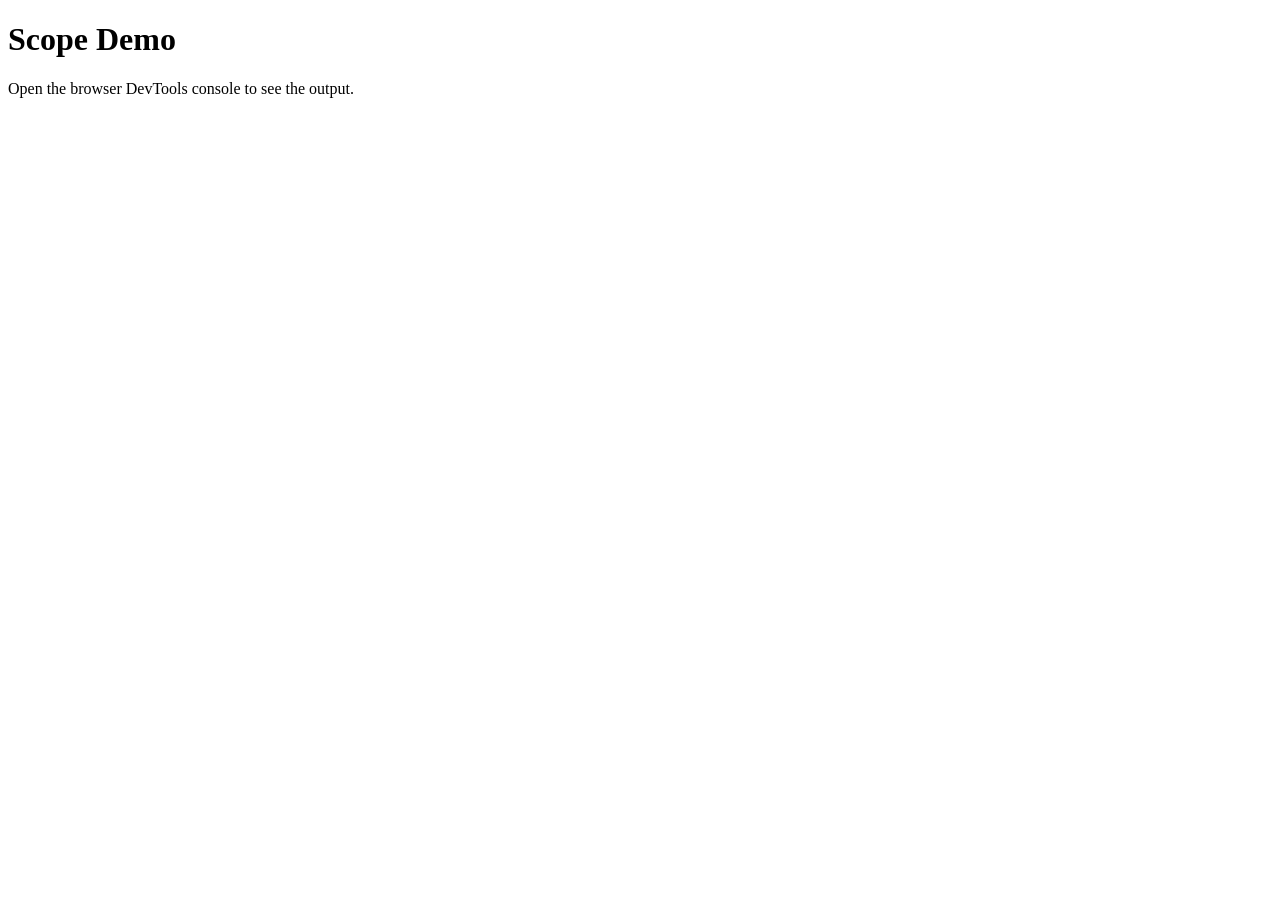
<file: lecture-4/index.html>
<!DOCTYPE html>
<html lang="en">
<head>
  <meta charset="UTF-8">
  <title>Scope Demo</title>
</head>
<body>
  <h1>Scope Demo</h1>
  <p>Open the browser DevTools console to see the output.</p>
  <!-- <script src="scope.js"></script> -->
  <script src="object.js"></script>
</body>
</html>
</file>
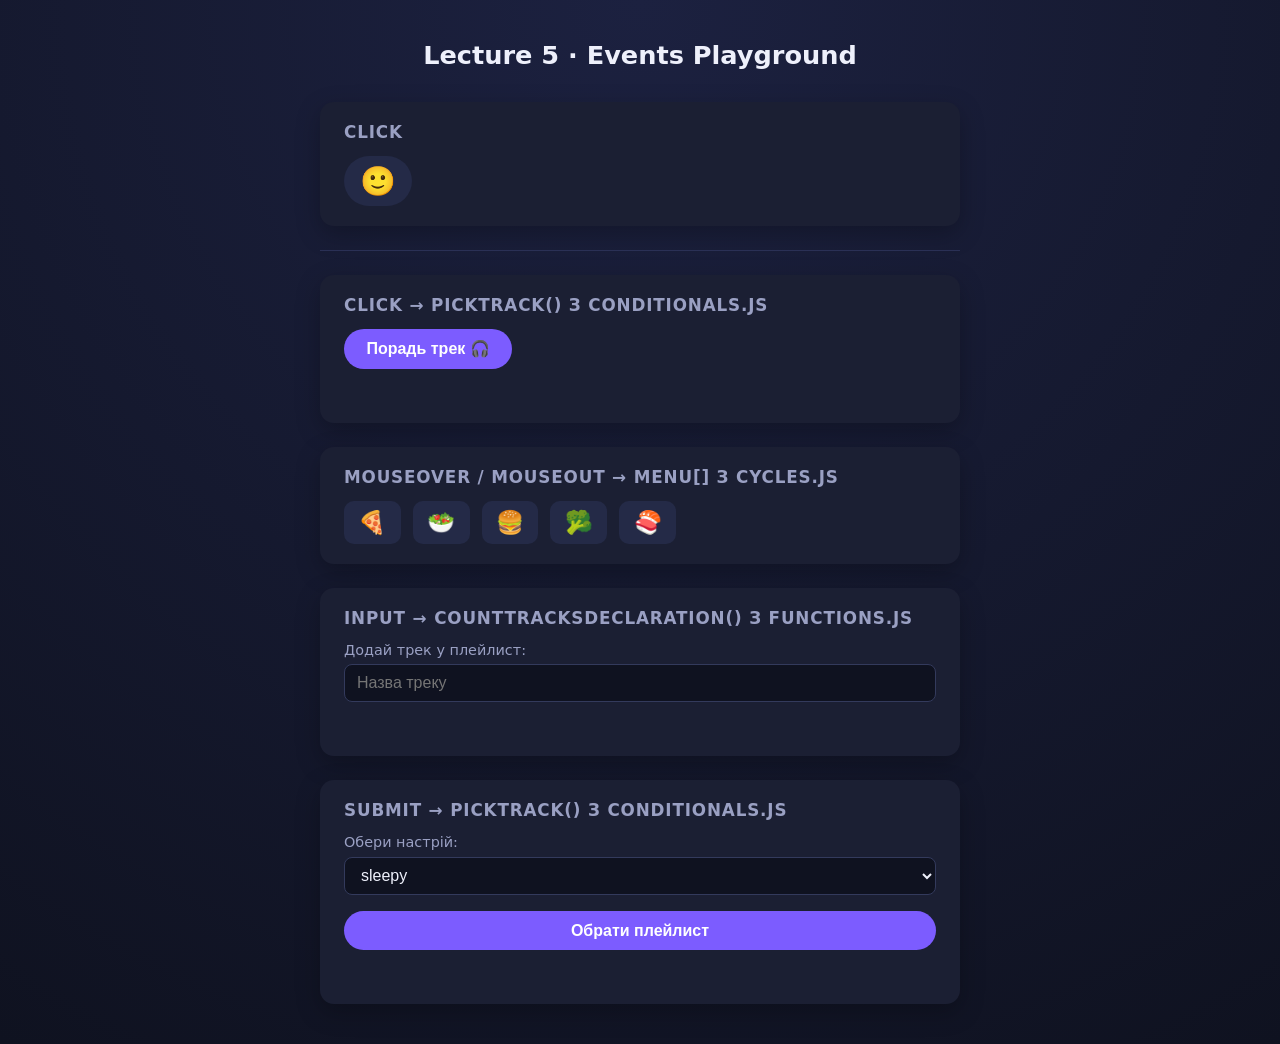
<file: lecture-5/index.html>
<!DOCTYPE html>
<html lang="en">

<head>
  <meta charset="UTF-8">
  <title>Lecture 5 - Conditionals</title>
  <link rel="stylesheet" href="style.css">
</head>

<body>
  <main>
    <h1>Lecture 5 · Events Playground</h1>

    <section>
      <h2>Click</h2>
      <button id="moodBtn">🙂</button>
    </section>

    <hr>

    <section>
      <h2>Click → pickTrack() з conditionals.js</h2>
      <button id="trackBtn">Порадь трек 🎧</button>
      <p id="trackResult"></p>
    </section>

    <section>
      <h2>Mouseover / mouseout → menu[] з cycles.js</h2>
      <ul id="dishesList"></ul>
    </section>

    <section>
      <h2>Input → countTracksDeclaration() з functions.js</h2>
      <label>
        Додай трек у плейлист:
        <input id="trackInput" type="text" placeholder="Назва треку">
      </label>
      <p id="trackCount"></p>
    </section>

    <section>
      <h2>Submit → pickTrack() з conditionals.js</h2>
      <form id="moodForm">
        <label>
          Обери настрій:
          <select id="moodSelect">
            <option value="happy">happy</option>
            <option value="sleepy" selected>sleepy</option>
            <option value="dreamy">dreamy</option>
            <option value="active">active</option>
          </select>
        </label>
        <button type="submit">Обрати плейлист</button>
      </form>
      <p id="moodResult"></p>
    </section>
  </main>

  <script src="conditionals.js"></script>
  <script src="cycles.js"></script>
  <script src="functions.js"></script>

  <script>
    document.getElementById("moodBtn").onclick = function() {
      this.textContent = this.textContent === "🙂" ? "😡" : "🙂";
    };

    // click → викликаємо функцію pickTrack() з conditionals.js
    document.getElementById("trackBtn").addEventListener("click", function () {
      const track = pickTrack({
        batteryLevel, isCharging, dataConnection,
        userAge, hour, friendsOnline, isWeekend, mood,
      });
      document.getElementById("trackResult").textContent = track;
    });

    // mouseover / mouseout → перебираємо menu[] з cycles.js методом forEach
    const dishesList = document.getElementById("dishesList");
    menu.forEach((dish) => {
      const li = document.createElement("li");
      li.textContent = dish;
      li.addEventListener("mouseover", () => (li.style.fontSize = "2rem"));
      li.addEventListener("mouseout", () => (li.style.fontSize = ""));
      dishesList.appendChild(li);
    });

    // input → на кожне натискання клавіші рахуємо довжину плейлиста
    // countTracksDeclaration() визначена в functions.js
    document.getElementById("trackInput").addEventListener("input", (event) => {
      const preview = [...playlist, event.target.value].filter(Boolean);
      document.getElementById("trackCount").textContent =
        `Треків буде: ${countTracksDeclaration(preview)}`;
    });

    // submit → зупиняємо перезавантаження сторінки й викликаємо selectTrack()
    // з обраним у формі настроєм замість глобального mood
    document.getElementById("moodForm").addEventListener("submit", (event) => {
      event.preventDefault();
      const selectedMood = document.getElementById("moodSelect").value;
      const track = selectTrack(selectedMood);
      document.getElementById("moodResult").textContent = track;
    });
  </script>
</body>

</html>
</file>
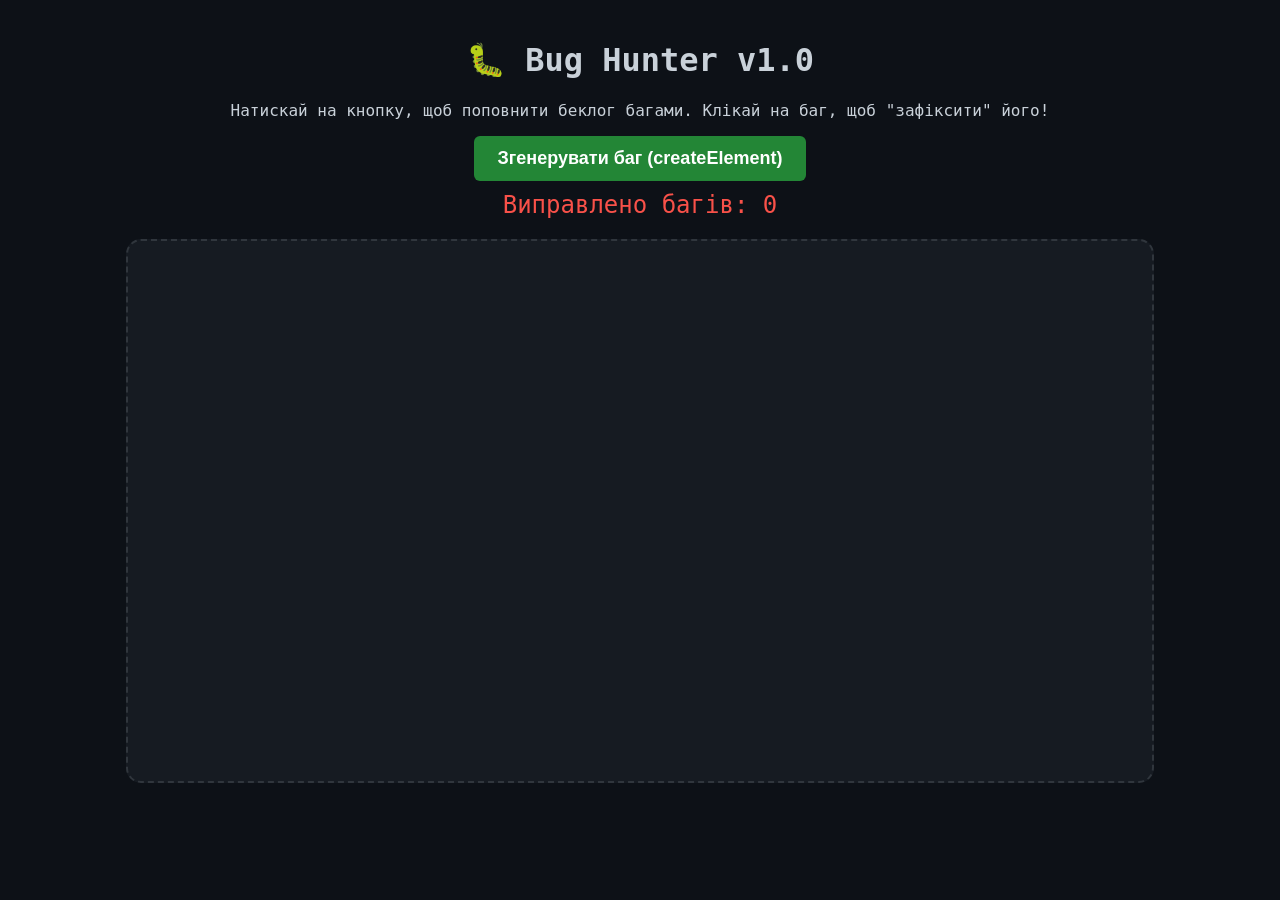
<file: lecture-8/bugs.html>
<!DOCTYPE html>
<html lang="uk">

<head>
  <meta charset="UTF-8">
  <title>Bug Hunter: DOM Edition</title>
  <style>
    body {
      font-family: 'Consolas', monospace;
      background-color: #0d1117;
      color: #c9d1d9;
      display: flex;
      flex-direction: column;
      align-items: center;
      margin: 0;
      overflow: hidden;
      /* Щоб баги не створювали прокрутку */
    }

    .header {
      text-align: center;
      padding: 20px;
      z-index: 10;
    }

    #game-board {
      position: relative;
      width: 80vw;
      height: 60vh;
      border: 2px dashed #30363d;
      border-radius: 15px;
      background: #161b22;
      overflow: hidden;
    }

    .bug {
      position: absolute;
      font-size: 40px;
      cursor: pointer;
      user-select: none;
      transition: transform 0.2s;
      filter: drop-shadow(0 0 10px rgba(255, 0, 0, 0.5));
    }

    .bug:hover {
      transform: scale(1.2) rotate(10deg);
    }

    button {
      background-color: #238636;
      color: white;
      border: none;
      padding: 12px 24px;
      font-size: 18px;
      border-radius: 6px;
      cursor: pointer;
      font-weight: bold;
      transition: 0.3s;
    }

    button:hover {
      background-color: #2ea043;
    }

    .counter {
      font-size: 24px;
      color: #f85149;
      margin-top: 10px;
    }
  </style>
</head>

<body>
  <div class="header">
    <h1>🐛 Bug Hunter v1.0</h1>
    <p>Натискай на кнопку, щоб поповнити беклог багами. Клікай на баг, щоб "зафіксити" його!</p>
    <button id="spawn-bug">Згенерувати баг (createElement)</button>
    <div class="counter">Виправлено багів: <span id="score">0</span></div>
  </div>

  <div id="game-board">
  </div>

  <script>
    const bugTypes = ["🐛", "🪲", "🐞", "👾", "🪳", "🕷️"];
    let score = 0;

    const spawnBtn = document.getElementById('spawn-bug');
    const gameBoard = document.getElementById('game-board');
    const scoreDisplay = document.getElementById('score');

    console.dir(spawnBtn);

    spawnBtn.addEventListener('click', function () {
      // 1. Обираємо випадковий тип багу
      const randomIcon = bugTypes[Math.floor(Math.random() * bugTypes.length)];

      // 2. Створюємо новий елемент (createElement)
      const bug = document.createElement('div');
      bug.classList.add('bug');
      bug.textContent = randomIcon;

      // 3. Генеруємо випадкові координати всередині контейнера
      const x = Math.random() * (gameBoard.clientWidth - 50);
      const y = Math.random() * (gameBoard.clientHeight - 50);

      bug.style.left = `${x}px`;
      bug.style.top = `${y}px`;

      // 4. Додаємо баг на ігрове поле (appendChild)
      gameBoard.appendChild(bug);

      // 5. Обробка "фіксу" багу (видалення)
      bug.addEventListener('click', function () {
        // Видаляємо елемент (remove)
        bug.remove();

        // Оновлюємо лічильник
        score++;
        scoreDisplay.textContent = score;

        // Додамо трохи драйву: якщо багів нуль, міняємо колір лічильника
        if (gameBoard.children.length === 0) {
          scoreDisplay.style.color = "#7ee787";
        }
      });
    });
  </script>
</body>

</html>
</file>
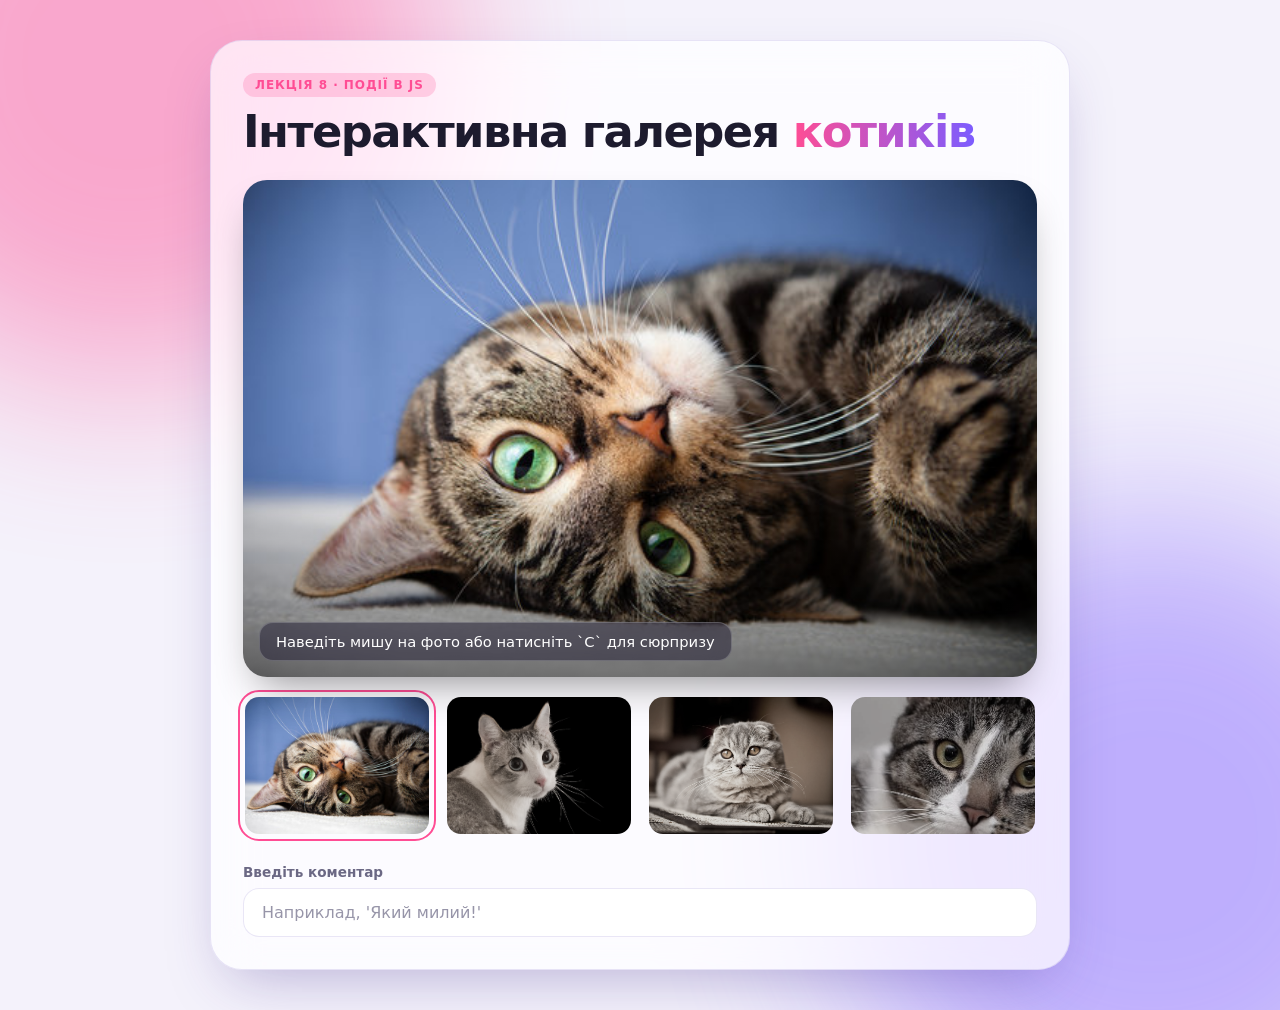
<file: lecture-8/cats-gallery.html>
<!DOCTYPE html>
<html lang="uk">

<head>
  <meta charset="UTF-8">
  <meta name="viewport" content="width=device-width, initial-scale=1">
  <title>Галерея Котиків</title>
  <style>
    :root {
      --bg: #f4f2fb;
      --surface: rgba(255, 255, 255, 0.72);
      --surface-solid: #ffffff;
      --border: rgba(120, 100, 200, 0.16);
      --text: #1d1b2e;
      --muted: #6b6884;
      --accent: #ff4d94;
      --accent-2: #7c5cff;
      --accent-soft: rgba(255, 77, 148, 0.22);
      --shadow: 0 24px 60px -20px rgba(60, 40, 140, 0.35);
    }

    @media (prefers-color-scheme: dark) {
      :root {
        --bg: #0f0d1a;
        --surface: rgba(30, 27, 48, 0.7);
        --surface-solid: #1c1930;
        --border: rgba(255, 255, 255, 0.09);
        --text: #f1effa;
        --muted: #a29fbd;
        --accent-soft: rgba(255, 77, 148, 0.3);
        --shadow: 0 24px 60px -20px rgba(0, 0, 0, 0.7);
      }
    }

    * {
      box-sizing: border-box;
    }

    body {
      position: relative;
      margin: 0;
      min-height: 100vh;
      display: grid;
      place-items: center;
      padding: 40px 16px;
      font-family: 'Inter', system-ui, -apple-system, 'Segoe UI', sans-serif;
      color: var(--text);
      background: var(--bg);
      overflow-x: hidden;
      transition: background 0.6s ease;
    }

    /* Світлові плями на фоні */
    body::before,
    body::after {
      content: '';
      position: fixed;
      z-index: -1;
      width: 50vmax;
      height: 50vmax;
      border-radius: 50%;
      filter: blur(90px);
      opacity: 0.45;
      pointer-events: none;
    }

    body::before {
      top: -20vmax;
      left: -15vmax;
      background: var(--accent);
    }

    body::after {
      right: -15vmax;
      bottom: -20vmax;
      background: var(--accent-2);
    }

    .gallery-container {
      width: 100%;
      max-width: 860px;
      padding: 32px;
      background: var(--surface);
      backdrop-filter: blur(24px) saturate(160%);
      -webkit-backdrop-filter: blur(24px) saturate(160%);
      border: 1px solid var(--border);
      border-radius: 32px;
      box-shadow: var(--shadow);
    }

    header {
      margin-bottom: 24px;
    }

    .eyebrow {
      display: inline-block;
      margin-bottom: 10px;
      padding: 5px 12px;
      font-size: 0.75rem;
      font-weight: 600;
      letter-spacing: 0.08em;
      text-transform: uppercase;
      color: var(--accent);
      background: var(--accent-soft);
      border-radius: 999px;
    }

    h1 {
      margin: 0;
      font-size: clamp(1.8rem, 5vw, 2.8rem);
      line-height: 1.1;
      font-weight: 800;
      letter-spacing: -0.035em;
    }

    h1 span {
      background: linear-gradient(90deg, var(--accent), var(--accent-2));
      -webkit-background-clip: text;
      background-clip: text;
      color: transparent;
    }

    /* Головне фото з підписом поверх */
    .photo-frame {
      position: relative;
      overflow: hidden;
      border-radius: 24px;
      box-shadow: 0 20px 40px -16px rgba(0, 0, 0, 0.45);
    }

    #main-photo {
      display: block;
      width: 100%;
      aspect-ratio: 16 / 10;
      object-fit: cover;
      background: linear-gradient(135deg, var(--accent-soft), var(--surface-solid));
      transition: transform 0.7s cubic-bezier(0.2, 0.7, 0.2, 1);
    }

    #main-photo:hover {
      transform: scale(1.05);
      /* Ефект при наведенні */
    }

    .photo-frame::after {
      content: '';
      position: absolute;
      inset: auto 0 0 0;
      height: 40%;
      background: linear-gradient(to top, rgba(0, 0, 0, 0.55), transparent);
      pointer-events: none;
    }

    #log {
      position: absolute;
      z-index: 1;
      left: 16px;
      bottom: 16px;
      max-width: calc(100% - 32px);
      margin: 0;
      padding: 10px 16px;
      font-size: 0.92rem;
      font-weight: 500;
      color: #fff;
      background: rgba(20, 16, 40, 0.45);
      backdrop-filter: blur(12px);
      -webkit-backdrop-filter: blur(12px);
      border: 1px solid rgba(255, 255, 255, 0.2);
      border-radius: 14px;
      pointer-events: none;
    }

    /* Мініатюри */
    .thumbnails {
      display: grid;
      grid-template-columns: repeat(4, 1fr);
      gap: 14px;
      margin-top: 18px;
    }

    .thumb {
      width: 100%;
      aspect-ratio: 4 / 3;
      object-fit: cover;
      border-radius: 16px;
      cursor: pointer;
      border: 2px solid transparent;
      outline: 2px solid transparent;
      outline-offset: 3px;
      filter: grayscale(0.6) brightness(0.9);
      transition: transform 0.25s ease, filter 0.25s ease, outline-color 0.25s ease;
    }

    .thumb:hover {
      transform: translateY(-4px) scale(1.03);
      filter: none;
    }

    .thumb.active {
      filter: none;
      outline-color: var(--accent);
    }

    /* Поле вводу */
    .controls {
      display: flex;
      flex-direction: column;
      gap: 8px;
      margin-top: 28px;
    }

    label {
      font-size: 0.85rem;
      font-weight: 600;
      color: var(--muted);
    }

    input {
      width: 100%;
      padding: 14px 18px;
      font: inherit;
      font-size: 16px;
      color: var(--text);
      background: var(--surface-solid);
      border: 1px solid var(--border);
      border-radius: 16px;
      outline: none;
      transition: border-color 0.2s ease, box-shadow 0.2s ease;
    }

    input::placeholder {
      color: var(--muted);
      opacity: 0.7;
    }

    input:focus {
      border-color: var(--accent);
      box-shadow: 0 0 0 4px var(--accent-soft);
    }

    @media (max-width: 560px) {
      .gallery-container {
        padding: 18px;
        border-radius: 24px;
      }

      .thumbnails {
        gap: 8px;
      }

      .thumb {
        border-radius: 10px;
      }

      #log {
        left: 10px;
        bottom: 10px;
        max-width: calc(100% - 20px);
        font-size: 0.8rem;
      }
    }

    @media (prefers-reduced-motion: reduce) {
      * {
        transition: none !important;
      }
    }
  </style>
</head>

<body>

  <div class="gallery-container">
    <header>
      <span class="eyebrow">Лекція 8 · Події в JS</span>
      <h1>Інтерактивна галерея <span>котиків</span></h1>
    </header>

    <div class="photo-frame">
      <img id="main-photo" src="images/cat-1.jpg" alt="Велике фото котика">
      <p id="log">Наведіть мишу на фото або натисніть `C` для сюрпризу</p>
    </div>

    <div class="thumbnails">
      <img class="thumb active" src="images/cat-1.jpg" alt="Котик 1">
      <img class="thumb" src="images/cat-2.avif" alt="Котик 2">
      <img class="thumb" src="images/cat-3.webp" alt="Котик 3">
      <img class="thumb" src="images/cat-4.jpeg" alt="Котик 4">
    </div>

    <div class="controls">
      <label for="cat-name">Введіть коментар</label>
      <input type="text" id="cat-name" placeholder="Наприклад, 'Який милий!'">
    </div>
  </div>

  <script>
    const mainPhoto = document.querySelector('#main-photo');
    const thumbnails = document.querySelectorAll('.thumb');
    const log = document.querySelector('#log');
    const input = document.querySelector('#cat-name');

    // --- Демо 1: Подія 'click' на мініатюрах ---
    thumbnails.forEach(thumb => {
      thumb.addEventListener('click', function (event) {
        // event.target - це саме той елемент, на який клікнули
        const clickedThumb = event.target;

        // Міняємо головне фото
        mainPhoto.src = clickedThumb.src;
        log.textContent = `Ви обрали фото: ${clickedThumb.alt}`;

        // Оновлюємо активний клас
        document.querySelector('.thumb.active').classList.remove('active');
        clickedThumb.classList.add('active');
      });
    });

    // --- Демо 2: Події 'mouseover' та 'mouseout' на головному фото ---
    mainPhoto.addEventListener('mouseover', function () {
      log.textContent = 'О, ви розглядаєте цього красеня ближче!';
    });

    mainPhoto.addEventListener('mouseout', function () {
      log.textContent = 'Наведіть мишу на фото або натисніть `C` для сюрпризу';
    });

    // --- Демо 3: Подія 'keydown' на всій сторінці ---
    document.addEventListener('keydown', function (event) {
      // event.key містить назву натиснутої клавіші
      if (event.key.toLowerCase() === 'c') {
        document.body.style.background = `hsl(${Math.random() * 360}, 100%, 90%)`;
        log.textContent = 'Вау! Ви знайшли пасхалку і змінили колір фону!';
      }
    });

    // --- Демо 4: Подія 'input' на полі вводу ---
    input.addEventListener('input', function (event) {
      // event.target.value містить поточний текст у полі
      console.log(`Користувач друкує: ${event.target.value}`);
      if (event.target.value) {
        log.textContent = `Ваш коментар: "${event.target.value}"`;
      }
    });

  </script>
</body>

</html>
</file>
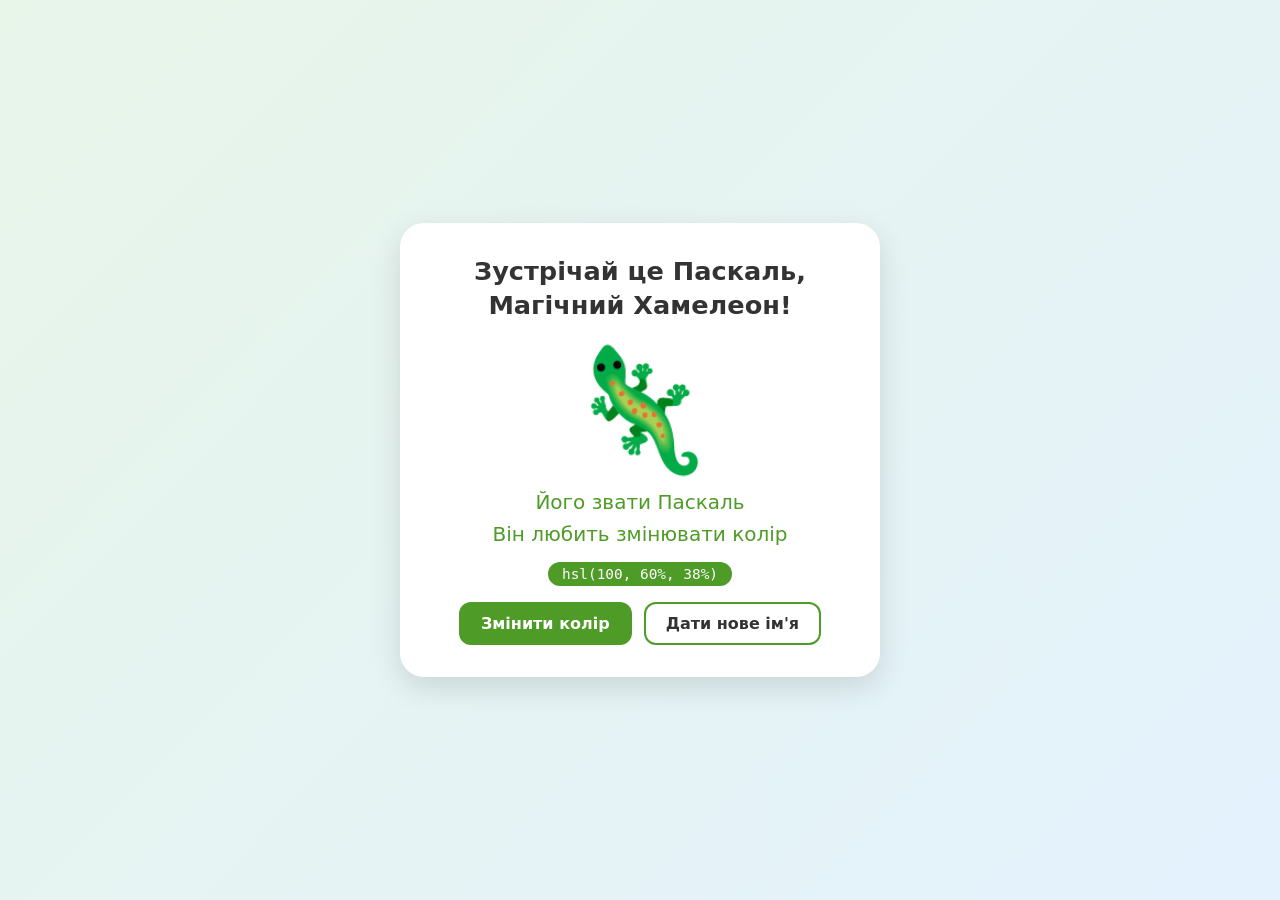
<file: lecture-8/chameleon.html>
<!DOCTYPE html>
<html lang="uk">

<head>
  <meta charset="UTF-8">
  <meta name="viewport" content="width=device-width, initial-scale=1.0">
  <title>Магічний Хамелеон</title>
  <style>
    :root {
      --accent: hsl(100, 60%, 38%);
    }

    * {
      box-sizing: border-box;
    }

    body {
      margin: 0;
      min-height: 100vh;
      display: flex;
      align-items: center;
      justify-content: center;
      padding: 16px;
      font-family: system-ui, -apple-system, "Segoe UI", sans-serif;
      background: linear-gradient(135deg, #e8f5e9, #e3f2fd);
    }

    .card {
      width: 100%;
      max-width: 480px;
      padding: 32px 24px;
      text-align: center;
      background: #fff;
      border-radius: 24px;
      box-shadow: 0 10px 30px rgba(0, 0, 0, 0.12);
    }

    h1 {
      margin: 0 0 16px;
      font-size: 1.6rem;
      line-height: 1.3;
      color: #333;
    }

    #chameleon {
      display: inline-block;
      font-size: 120px;
      line-height: 1.2;
      cursor: pointer;
      user-select: none;
      transition: transform 0.3s, filter 0.5s;
    }

    #chameleon:hover {
      transform: scale(1.2) rotate(-5deg);
    }

    #chameleon:focus-visible {
      outline: 3px solid var(--accent);
      outline-offset: 8px;
      border-radius: 16px;
    }

    .chameleon-info {
      margin: 8px 0;
      font-size: 1.25rem;
      color: var(--accent);
      transition: color 0.5s;
    }

    .color-badge {
      display: inline-block;
      margin: 8px 0 16px;
      padding: 4px 14px;
      font-family: ui-monospace, Menlo, Consolas, monospace;
      font-size: 0.9rem;
      color: #fff;
      background: var(--accent);
      border-radius: 999px;
      transition: background 0.5s;
    }

    .buttons {
      display: flex;
      flex-wrap: wrap;
      gap: 12px;
      justify-content: center;
    }

    button {
      padding: 12px 22px;
      font: inherit;
      font-size: 1rem;
      font-weight: 600;
      color: #fff;
      background: var(--accent);
      border: none;
      border-radius: 12px;
      cursor: pointer;
      transition: background 0.5s, transform 0.15s, box-shadow 0.15s;
    }

    button:hover {
      transform: translateY(-2px);
      box-shadow: 0 4px 12px rgba(0, 0, 0, 0.2);
    }

    button:active {
      transform: translateY(0);
      box-shadow: none;
    }

    button:focus-visible {
      outline: 3px solid #333;
      outline-offset: 2px;
    }

    button.secondary {
      background: #fff;
      color: #333;
      box-shadow: inset 0 0 0 2px var(--accent);
    }

    @media (prefers-reduced-motion: reduce) {
      * {
        transition: none !important;
      }
    }
  </style>
</head>

<body>

  <main class="card">
    <h1>Зустрічай це <span class="chameleon-name">Паскаль</span>, Магічний Хамелеон!</h1>

    <div id="chameleon" role="button" tabindex="0" aria-label="Змінити колір хамелеона">🦎</div>
    <p class="chameleon-info">Його звати <span class="chameleon-name">Паскаль</span></p>
    <p class="chameleon-info">Він любить змінювати колір</p>
    <span id="color-code" class="color-badge">hsl(100, 60%, 38%)</span>

    <div class="buttons">
      <button id="color-button" type="button">Змінити колір</button>
      <button id="name-button" type="button" class="secondary">Дати нове ім'я</button>
    </div>
  </main>

  <script>
    // --- Демонстрація 1: Пошук елементів ---

    // Знаходимо елементи за їх ID
    const chameleonElement = document.getElementById('chameleon');
    const colorCodeElement = document.getElementById('color-code');
    const colorButton = document.getElementById('color-button');
    const nameButton = document.getElementById('name-button');
    const nameElements = document.querySelectorAll('.chameleon-name');

    // Знаходимо ВСІ елементи за класом
    const infoElements = document.getElementsByClassName('chameleon-info');
    console.log('Знайдені елементи з класом "chameleon-info":', infoElements);


    // --- Демонстрація 2: Зміна контенту та стилів ---

    // Базовий відтінок емодзі 🦎 (зелений) — від нього рахуємо поворот кольору
    const BASE_HUE = 100;
    let currentHue = BASE_HUE;

    // Випадковий відтінок, помітно відмінний від поточного
    function getRandomHue() {
      let hue;
      do {
        hue = Math.floor(Math.random() * 360);
      } while (Math.abs(hue - currentHue) < 40);
      return hue;
    }

    function changeColor() {
      currentHue = getRandomHue();
      // HSL гарантує насичені кольори з читабельною яскравістю (на відміну від випадкового HEX)
      const newColor = `hsl(${currentHue}, 60%, 38%)`;

      // Емодзі — це картинка, тому CSS-властивість color на нього не діє.
      // Натомість повертаємо його відтінок через filter.
      chameleonElement.style.filter = `hue-rotate(${currentHue - BASE_HUE}deg)`;

      // Змінюємо колір тексту для всіх елементів з класом .chameleon-info
      for (let i = 0; i < infoElements.length; i++) {
        infoElements[i].style.color = newColor;
      }

      // Кнопки й бейдж беруть колір із CSS-змінної
      document.documentElement.style.setProperty('--accent', newColor);
      colorCodeElement.textContent = newColor;
    }

    // Змінюємо ім'я хамелеона
    function renameChameleon() {
      const newName = prompt("Як назвемо хамелеона?", "Леон");
      // prompt повертає null при скасуванні, тому перевіряємо і порожній рядок
      if (newName && newName.trim()) {
        nameElements.forEach(nameElement => {
          nameElement.textContent = `${newName.trim()}!`
        });
      }
    }


    // --- Демонстрація 3: Обробники подій ---

    colorButton.addEventListener('click', changeColor);
    nameButton.addEventListener('click', renameChameleon);

    // Клік по самому хамелеону теж змінює колір
    chameleonElement.addEventListener('click', changeColor);
    // Доступність: Enter / Пробіл на хамелеоні з клавіатури
    chameleonElement.addEventListener('keydown', function (event) {
      if (event.key === 'Enter' || event.key === ' ') {
        event.preventDefault();
        changeColor();
      }
    });
    // Збільшення при наведенні тепер робить CSS (:hover) — без JavaScript
  </script>
</body>

</html>
</file>
<file: lecture-5/style.css>
:root {
  --bg: #0f1220;
  --surface: #1b1f33;
  --surface-hover: #242a47;
  --text: #eef0fb;
  --muted: #9aa0c3;
  --accent: #7c5cff;
  --accent-hover: #6a48ff;
  --radius: 14px;
}

* {
  box-sizing: border-box;
}

body {
  margin: 0;
  min-height: 100vh;
  padding: 2.5rem 1.5rem;
  background: radial-gradient(circle at top, #1c2140, var(--bg));
  color: var(--text);
  font-family: "Segoe UI", system-ui, sans-serif;
  display: flex;
  justify-content: center;
}

main {
  width: 100%;
  max-width: 640px;
  display: flex;
  flex-direction: column;
  gap: 1.5rem;
}

h1 {
  text-align: center;
  font-size: 1.6rem;
  margin: 0 0 0.5rem;
}

section {
  background: var(--surface);
  border-radius: var(--radius);
  padding: 1.25rem 1.5rem;
  box-shadow: 0 8px 24px rgba(0, 0, 0, 0.25);
}

section h2 {
  margin-top: 0;
  font-size: 1.05rem;
  color: var(--muted);
  text-transform: uppercase;
  letter-spacing: 0.05em;
}

button {
  cursor: pointer;
  border: none;
  border-radius: 999px;
  padding: 0.65rem 1.4rem;
  font-size: 1rem;
  font-weight: 600;
  color: #fff;
  background: var(--accent);
  transition: background 0.15s ease, transform 0.1s ease;
}

button:hover {
  background: var(--accent-hover);
  transform: translateY(-1px);
}

button:active {
  transform: translateY(0);
}

#moodBtn {
  font-size: 1.8rem;
  padding: 0.5rem 1rem;
  background: var(--surface-hover);
}

label {
  display: flex;
  flex-direction: column;
  gap: 0.4rem;
  font-size: 0.9rem;
  color: var(--muted);
}

input[type="text"],
select {
  background: var(--bg);
  border: 1px solid #333a5c;
  border-radius: 8px;
  padding: 0.55rem 0.75rem;
  color: var(--text);
  font-size: 1rem;
}

input[type="text"]:focus,
select:focus {
  outline: none;
  border-color: var(--accent);
}

form {
  display: flex;
  flex-direction: column;
  gap: 1rem;
}

p[id$="Result"],
p[id="trackCount"] {
  min-height: 1.4em;
  margin: 0.75rem 0 0;
  font-weight: 600;
  color: var(--accent);
}

ul#dishesList {
  list-style: none;
  display: flex;
  flex-wrap: wrap;
  gap: 0.75rem;
  padding: 0;
  margin: 0;
}

ul#dishesList li {
  background: var(--surface-hover);
  border-radius: 10px;
  padding: 0.5rem 0.9rem;
  font-size: 1.4rem;
  transition: font-size 0.15s ease, background 0.15s ease;
  cursor: default;
}

ul#dishesList li:hover {
  background: var(--accent);
}

hr {
  border: none;
  border-top: 1px solid #2a3055;
  margin: 0;
}
</file>
